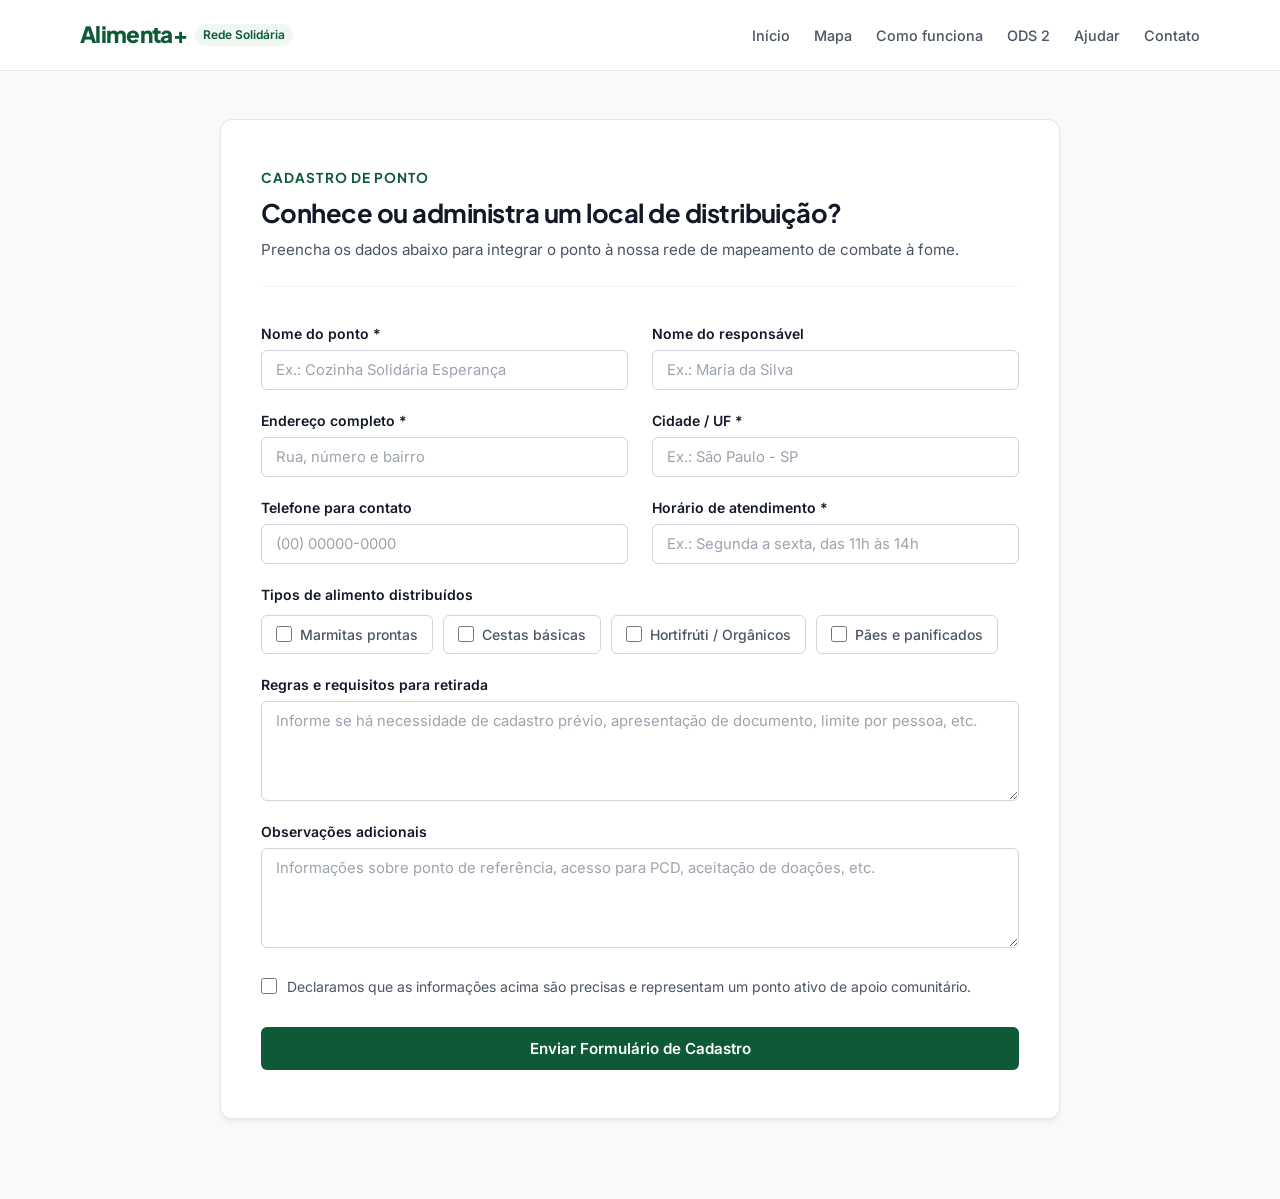
<file: cadastro.html>
﻿<!DOCTYPE html>
<html lang="pt-br">
<head>
  <meta charset="UTF-8" />
  <meta name="viewport" content="width=device-width, initial-scale=1.0" />
  <title>Alimenta+ | Cadastro de Ponto</title>
  
  <link rel="preconnect" href="https://fonts.googleapis.com">
  <link rel="preconnect" href="https://fonts.gstatic.com" crossorigin>
  <link href="https://fonts.googleapis.com/css2?family=Inter:wght@400;500;600&family=Plus+Jakarta+Sans:wght@600;700;800&display=swap" rel="stylesheet">

  <style>
    :root {
      /* Cores Sobrias e Institucionais */
      --verde-institucional: #0e5a36;
      --verde-hover: #0a4328;
      --verde-suave: #f0f7f3;
      --destaque-amber: #d97706;
      --bg: #f8faf8;
      --card: #ffffff;
      --texto-principal: #111827;
      --texto-secundario: #4b5563;
      --borda: #d1d5db;
      --borda-foco: #0e5a36;
      --sombra: rgba(0, 0, 0, 0.05);
    }

    * {
      margin: 0;
      padding: 0;
      box-sizing: border-box;
    }

    html {
      scroll-behavior: smooth;
    }

    body {
      font-family: 'Inter', -apple-system, BlinkMacSystemFont, sans-serif;
      background-color: var(--bg);
      color: var(--texto-principal);
      line-height: 1.5;
      -webkit-font-smoothing: antialiased;
    }

    /* Header e Navegação */
    header {
      background: #ffffff;
      border-bottom: 1px solid #e5e7eb;
      position: sticky;
      top: 0;
      z-index: 100;
    }

    nav {
      width: min(1120px, 92%);
      margin: 0 auto;
      height: 70px;
      display: flex;
      align-items: center;
      justify-content: space-between;
      gap: 20px;
    }

    .logo a {
      text-decoration: none;
      color: var(--verde-institucional);
      display: flex;
      align-items: center;
      gap: 8px;
    }

    .logo strong {
      font-family: 'Plus Jakarta Sans', sans-serif;
      font-size: 1.4rem;
      font-weight: 800;
      letter-spacing: -0.03em;
    }

    .logo span {
      font-size: 0.75rem;
      background-color: var(--verde-suave);
      color: var(--verde-institucional);
      padding: 2px 8px;
      border-radius: 12px;
      font-weight: 600;
    }

    nav ul {
      list-style: none;
      display: flex;
      align-items: center;
      gap: 24px;
    }

    nav ul li a {
      text-decoration: none;
      color: var(--texto-secundario);
      font-size: 0.9rem;
      font-weight: 500;
      transition: color 0.15s ease;
    }

    nav ul li a:hover {
      color: var(--verde-institucional);
    }

    /* Card Principal */
    .cadastro {
      width: min(840px, 92%);
      margin: 48px auto 80px;
      background: var(--card);
      padding: 48px 40px;
      border-radius: 12px;
      border: 1px solid #e5e7eb;
      box-shadow: 0 4px 6px -1px var(--sombra), 0 2px 4px -2px var(--sombra);
    }

    /* Títulos */
    .titulo-secao {
      margin-bottom: 36px;
      border-bottom: 1px solid #f3f4f6;
      padding-bottom: 24px;
    }

    .titulo-secao h2 {
      font-family: 'Plus Jakarta Sans', sans-serif;
      color: var(--verde-institucional);
      font-size: 0.85rem;
      text-transform: uppercase;
      letter-spacing: 0.08em;
      font-weight: 700;
      margin-bottom: 6px;
    }

    .titulo-secao h3 {
      font-family: 'Plus Jakarta Sans', sans-serif;
      color: var(--texto-principal);
      font-size: 1.6rem;
      font-weight: 700;
      letter-spacing: -0.02em;
      margin-bottom: 6px;
    }

    .titulo-secao p {
      color: var(--texto-secundario);
      font-size: 0.95rem;
    }

    /* Formulário e Layout */
    form {
      display: grid;
      grid-template-columns: repeat(2, minmax(0, 1fr));
      gap: 20px 24px;
      align-items: start;
    }

    .campo {
      display: flex;
      flex-direction: column;
      gap: 6px;
      min-width: 0;
    }

    .campo-completo {
      grid-column: 1 / -1;
    }

    .campo > label {
      color: var(--texto-principal);
      font-size: 0.875rem;
      font-weight: 600;
    }

    /* Inputs e Textareas */
    input[type="text"],
    input[type="tel"],
    textarea {
      width: 100%;
      border: 1px solid var(--borda);
      border-radius: 6px;
      padding: 10px 14px;
      background: #ffffff;
      color: var(--texto-principal);
      font-family: inherit;
      font-size: 0.925rem;
      outline: none;
      transition: border-color 0.15s ease, box-shadow 0.15s ease;
    }

    input::placeholder,
    textarea::placeholder {
      color: #9ca3af;
    }

    input[type="text"]:focus,
    input[type="tel"]:focus,
    textarea:focus {
      border-color: var(--borda-foco);
      box-shadow: 0 0 0 3px rgba(14, 90, 54, 0.1);
    }

    textarea {
      min-height: 100px;
      resize: vertical;
    }

    /* Seleção de Alimentos (Checkboxes) */
    .opcoes {
      display: flex;
      flex-wrap: wrap;
      gap: 10px;
      margin-top: 4px;
    }

    .opcoes label {
      display: inline-flex;
      align-items: center;
      gap: 8px;
      padding: 8px 14px;
      border: 1px solid var(--borda);
      border-radius: 6px;
      background: #ffffff;
      color: var(--texto-secundario);
      font-size: 0.875rem;
      font-weight: 500;
      cursor: pointer;
      transition: all 0.15s ease;
      user-select: none;
    }

    .opcoes label:hover {
      background: var(--verde-suave);
      border-color: var(--verde-institucional);
      color: var(--verde-institucional);
    }

    .opcoes input[type="checkbox"] {
      width: 16px;
      height: 16px;
      accent-color: var(--verde-institucional);
      cursor: pointer;
    }

    /* Termos e Validação */
    .campo-completo > label.checkbox-termo {
      display: flex;
      align-items: flex-start;
      gap: 10px;
      color: var(--texto-secundario);
      font-size: 0.875rem;
      font-weight: 400;
      cursor: pointer;
      margin-top: 8px;
    }

    .campo-completo > label.checkbox-termo input[type="checkbox"] {
      width: 16px;
      height: 16px;
      margin-top: 2px;
      accent-color: var(--verde-institucional);
      flex-shrink: 0;
    }

    /* Botão de Envio */
    button[type="submit"] {
      width: 100%;
      border: none;
      border-radius: 6px;
      padding: 12px 24px;
      background: var(--verde-institucional);
      color: #ffffff;
      font-family: inherit;
      font-size: 0.95rem;
      font-weight: 600;
      cursor: pointer;
      transition: background-color 0.15s ease, transform 0.1s ease;
      margin-top: 10px;
    }

    button[type="submit"]:hover {
      background: var(--verde-hover);
    }

    button[type="submit"]:active {
      transform: translateY(1px);
    }

    /* Responsividade */
    @media (max-width: 640px) {
      nav {
        flex-direction: column;
        justify-content: center;
        height: auto;
        padding: 14px 0;
        gap: 12px;
      }

      nav ul {
        gap: 12px 16px;
        flex-wrap: wrap;
        justify-content: center;
      }

      .cadastro {
        padding: 28px 20px;
        margin: 24px auto 40px;
      }

      form {
        grid-template-columns: 1fr;
        gap: 16px;
      }

      .opcoes {
        flex-direction: column;
      }

      .opcoes label {
        width: 100%;
      }
    }
  </style>
</head>

<body>
  <header>
    <nav>
      <div class="logo">
        <a href="index.html"><strong>Alimenta+</strong> <span>Rede Solidária</span></a>
      </div>
      <ul>
        <li><a href="index.html">Início</a></li>
        <li><a href="index.html#mapa">Mapa</a></li>
        <li><a href="index.html#como-funciona">Como funciona</a></li>
        <li><a href="index.html#ods-2">ODS 2</a></li>
        <li><a href="index.html#ajudar">Ajudar</a></li>
        <li><a href="index.html#contato">Contato</a></li>
      </ul>
    </nav>
  </header>

  <section id="cadastro" class="cadastro">
    <div class="titulo-secao">
      <h2>Cadastro de Ponto</h2>
      <h3>Conhece ou administra um local de distribuição?</h3>
      <p>Preencha os dados abaixo para integrar o ponto à nossa rede de mapeamento de combate à fome.</p>
    </div>

    <form>
      <div class="campo">
        <label for="nome-ponto">Nome do ponto *</label>
        <input type="text" id="nome-ponto" name="nome-ponto" placeholder="Ex.: Cozinha Solidária Esperança" required>
      </div>

      <div class="campo">
        <label for="responsavel">Nome do responsável</label>
        <input type="text" id="responsavel" name="responsavel" placeholder="Ex.: Maria da Silva">
      </div>

      <div class="campo">
        <label for="endereco">Endereço completo *</label>
        <input type="text" id="endereco" name="endereco" placeholder="Rua, número e bairro" required>
      </div>

      <div class="campo">
        <label for="cidade">Cidade / UF *</label>
        <input type="text" id="cidade" name="cidade" placeholder="Ex.: São Paulo - SP" required>
      </div>

      <div class="campo">
        <label for="telefone">Telefone para contato</label>
        <input type="tel" id="telefone" name="telefone" placeholder="(00) 00000-0000">
      </div>

      <div class="campo">
        <label for="horario">Horário de atendimento *</label>
        <input type="text" id="horario" name="horario" placeholder="Ex.: Segunda a sexta, das 11h às 14h" required>
      </div>

      <div class="campo campo-completo">
        <label>Tipos de alimento distribuídos</label>
        <div class="opcoes">
          <label><input type="checkbox" name="alimento" value="marmitas"> Marmitas prontas</label>
          <label><input type="checkbox" name="alimento" value="cestas"> Cestas básicas</label>
          <label><input type="checkbox" name="alimento" value="frutas"> Hortifrúti / Orgânicos</label>
          <label><input type="checkbox" name="alimento" value="paes"> Pães e panificados</label>
        </div>
      </div>

      <div class="campo campo-completo">
        <label for="regras">Regras e requisitos para retirada</label>
        <textarea id="regras" name="regras" placeholder="Informe se há necessidade de cadastro prévio, apresentação de documento, limite por pessoa, etc."></textarea>
      </div>

      <div class="campo campo-completo">
        <label for="observacoes">Observações adicionais</label>
        <textarea id="observacoes" name="observacoes" placeholder="Informações sobre ponto de referência, acesso para PCD, aceitação de doações, etc."></textarea>
      </div>

      <div class="campo campo-completo">
        <label class="checkbox-termo">
          <input type="checkbox" name="confirmacao" required>
          Declaramos que as informações acima são precisas e representam um ponto ativo de apoio comunitário.
        </label>
      </div>

      <div class="campo campo-completo">
        <button type="submit">Enviar Formulário de Cadastro</button>
      </div>
    </form>
  </section>
</body>
</html>
</file>
